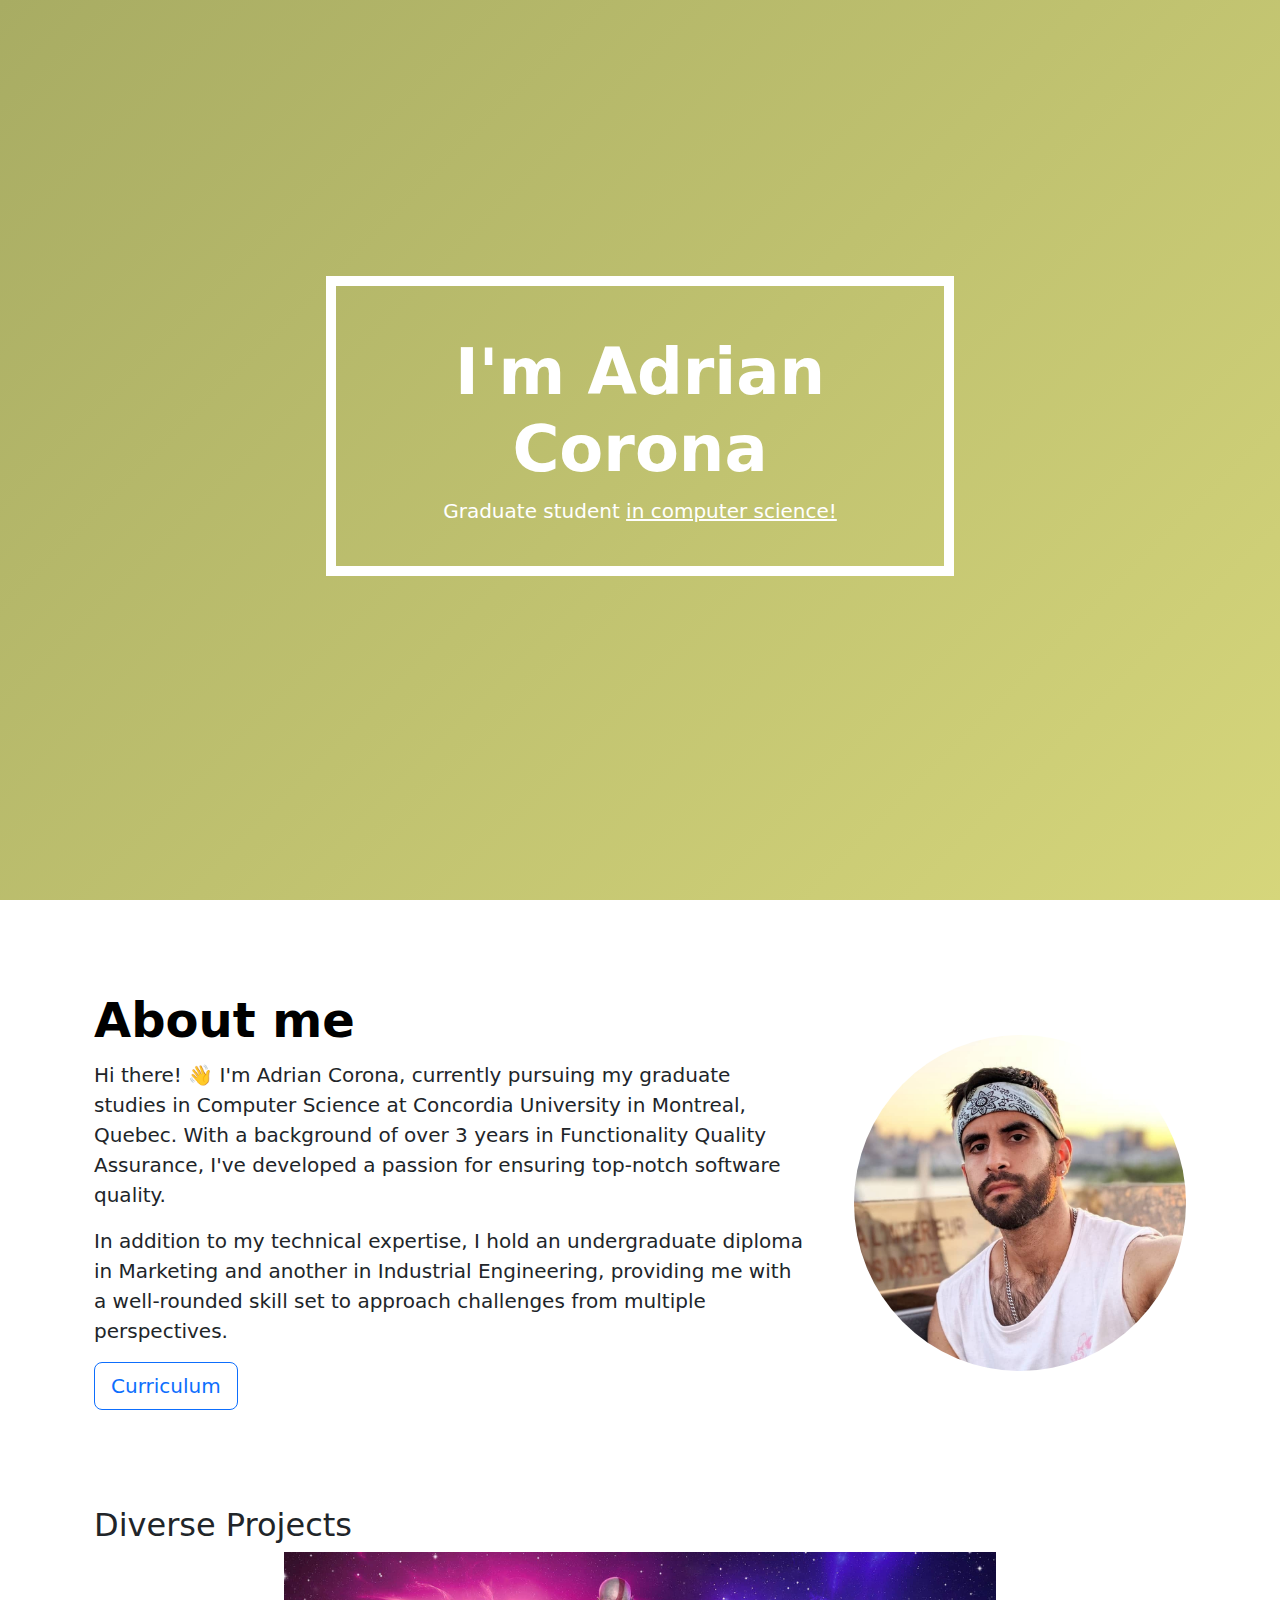
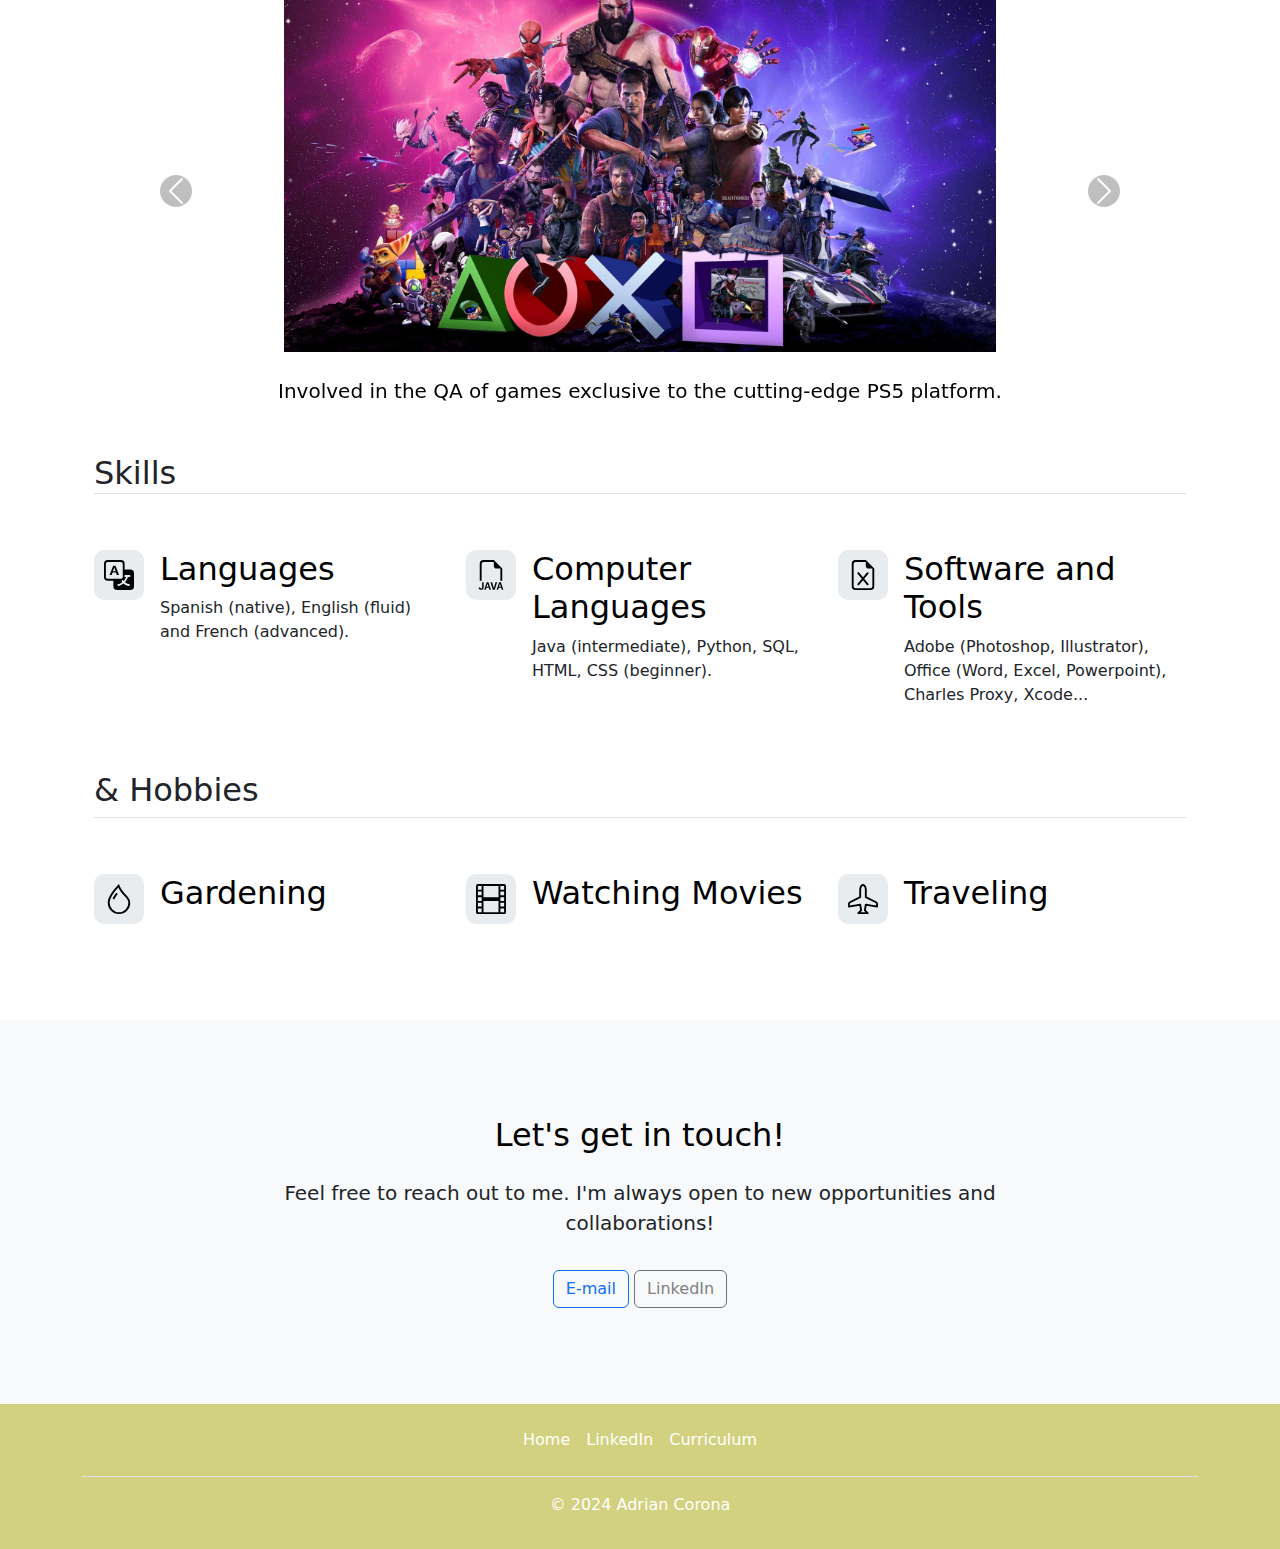
<file: index.html>
<!DOCTYPE html>
<html lang="en">
    <head>
        <meta charset="UTF-8">
        <meta name="viewport" content="width=device-width, initial-scale=1.0">
        <title>Adrian Corona</title>
        <link href="https://cdn.jsdelivr.net/npm/bootstrap@5.3.3/dist/css/bootstrap.min.css" rel="stylesheet" integrity="sha384-QWTKZyjpPEjISv5WaRU9OFeRpok6YctnYmDr5pNlyT2bRjXh0JMhjY6hW+ALEwIH" crossorigin="anonymous">
        <script src="https://cdn.jsdelivr.net/npm/bootstrap@5.3.3/dist/js/bootstrap.bundle.min.js" integrity="sha384-YvpcrYf0tY3lHB60NNkmXc5s9fDVZLESaAA55NDzOxhy9GkcIdslK1eN7N6jIeHz" crossorigin="anonymous"></script>
        <link href="./style.css" rel="stylesheet"/>
    </head>
    <body>
        
        <div class="container-fluid background-gamer d-flex align-items-center">
            <div class="px-4 pt-5 pb-3 my-5 text-center mt-0 my-name mx-auto container col-lg-6">
                <h1 class="display-5 fw-bold hero-name">I'm Adrian Corona</h1>
                <div class="col-lg-12 mx-auto">
                <p class="lead mb-4 mx-auto graduate-student text-center">Graduate student <span class="underline">in computer science!</span></p>
                </div>
            </div>
        </div>

        <div class="container col-xxl-8 px-4 py-5">
            <div class="row flex-lg-row-reverse align-items-center g-5 py-5">
              <div class="col-8 col-sm-8 col-lg-4">
                <img src="./assets/images/ProfilePic.jpg" class="d-block mx-lg-auto img-fluid order-lg-0" alt="Profile Pic" width="400" loading="lazy" style="border-radius: 50%;">
              </div>
              <div class="col-lg-8">
                <h2 class="display-5 fw-bold text-body-emphasis lh-1 mb-3">About me</h2>
                <p class="lead">Hi there! 👋 I'm Adrian Corona, currently pursuing my graduate studies in Computer Science at Concordia University in Montreal, Quebec. With a background of over 3 years in Functionality Quality Assurance, I've developed a passion for ensuring top-notch software quality.</p>
                <p class="lead">In addition to my technical expertise, I hold an undergraduate diploma in Marketing and another in Industrial Engineering, providing me with a well-rounded skill set to approach challenges from multiple perspectives.</p>
                <button type="button" class="btn btn-outline-primary btn-lg"><a href="./public/resume2.html" style="text-decoration: none;">Curriculum</a></button>
            </div>
            </div>
          </div>

          <div class="container px-4 pb-4">
            <h2>Diverse Projects</h2>
          <div id="myCarousel" class="carousel slide mb-8 pb-8" data-bs-ride="carousel">
            <div class="carousel-indicators">
              <button type="button" data-bs-target="#myCarousel" data-bs-slide-to="0" class="" aria-label="Slide 1"></button>
              <button type="button" data-bs-target="#myCarousel" data-bs-slide-to="1" aria-label="Slide 2" class=""></button>
              <button type="button" data-bs-target="#myCarousel" data-bs-slide-to="2" aria-label="Slide 3" class="active" aria-current="true"></button>
            </div>
            <div class="carousel-inner">
              <div class="carousel-item text-center">
                <img src="./assets/images/mobile.jpg" class="img-fluid d-block mx-lg-auto" style= "max-height: 400px;">
                <div class="container">
                  <div class= "text-center pt-4 pb-2">
                    <p class="lead" style="color: black">Contributed in the QA of mobile applications available on both iOS and Android platforms.</p>
                  </div>
                </div>
              </div>
              <div class="carousel-item text-center">
                <img src="./assets/images/Xbox_Game_Pass_Core.png" class="img-fluid d-block mx-lg-auto" style= "max-height: 400px;">
                <div class="container">
                  <div class="text-center pt-4 pb-2">
                    <p class="lead" style="color: black">Collaborated in the QA of games featured in prominent gaming subscription services.</p>
                  </div>
                </div>
              </div>
              <div class="carousel-item active text-center">
                <img src="./assets/images/ps5.jpg" class="img-fluid d-block mx-lg-auto" style= "max-height: 400px;"> 
                <div class="container">
                  <div class=" text-center pt-4 pb-2">
                    <p class="lead" style="color: black">Involved in the QA of games exclusive to the cutting-edge PS5 platform.</p>
                  </div>
                </div>
              </div>
            </div>
            <button class="carousel-control-prev" type="button" data-bs-target="#myCarousel" data-bs-slide="prev">
              <span class="carousel-control-prev-icon" aria-hidden="true" style="color: black;"></span>
              <span class="visually-hidden">Previous</span>
            </button>
            <button class="carousel-control-next" type="button" data-bs-target="#myCarousel" data-bs-slide="next">
              <span class="carousel-control-next-icon" aria-hidden="true"></span>
              <span class="visually-hidden">Next</span>
            </button>
            </div>
            </div>


          <div class="container px-4 pt-0" id="hanging-icons">
            <h2 class="pb-0 border-bottom">Skills</h2>
            <div class="row g-4 py-5 row-cols-1 row-cols-lg-3">
              <div class="col d-flex align-items-start">
                <div class="icon-square text-body-emphasis bg-body-secondary d-inline-flex align-items-center justify-content-center fs-4 flex-shrink-0 me-3" style="height:50px; width: 50px; border-radius: 10px;">
                    <svg xmlns="http://www.w3.org/2000/svg" width="30" height="30" fill="currentColor" class="bi bi-translate" viewBox="0 0 16 16">
                        <path d="M4.545 6.714 4.11 8H3l1.862-5h1.284L8 8H6.833l-.435-1.286zm1.634-.736L5.5 3.956h-.049l-.679 2.022z"/>
                        <path d="M0 2a2 2 0 0 1 2-2h7a2 2 0 0 1 2 2v3h3a2 2 0 0 1 2 2v7a2 2 0 0 1-2 2H7a2 2 0 0 1-2-2v-3H2a2 2 0 0 1-2-2zm2-1a1 1 0 0 0-1 1v7a1 1 0 0 0 1 1h7a1 1 0 0 0 1-1V2a1 1 0 0 0-1-1zm7.138 9.995q.289.451.63.846c-.748.575-1.673 1.001-2.768 1.292.178.217.451.635.555.867 1.125-.359 2.08-.844 2.886-1.494.777.665 1.739 1.165 2.93 1.472.133-.254.414-.673.629-.89-1.125-.253-2.057-.694-2.82-1.284.681-.747 1.222-1.651 1.621-2.757H14V8h-3v1.047h.765c-.318.844-.74 1.546-1.272 2.13a6 6 0 0 1-.415-.492 2 2 0 0 1-.94.31"/>
                      </svg>                </div>
                <div>
                  <h3 class="fs-2 text-body-emphasis">Languages</h3>
                  <p>Spanish (native), English (fluid) and French (advanced).</p>
                </div>
              </div>
              <div class="col d-flex align-items-start">
                <div class="icon-square text-body-emphasis bg-body-secondary d-inline-flex align-items-center justify-content-center fs-4 flex-shrink-0 me-3" style="height:50px; width: 50px; border-radius: 10px;">
                    <svg xmlns="http://www.w3.org/2000/svg" width="30" height="30" fill="currentColor" class="bi bi-filetype-java" viewBox="0 0 16 16">
                        <path fill-rule="evenodd" d="M14 4.5V11h-1V4.5h-2A1.5 1.5 0 0 1 9.5 3V1H4a1 1 0 0 0-1 1v9H2V2a2 2 0 0 1 2-2h5.5zM1.521 15.175a1.3 1.3 0 0 1-.082-.466h.765a.6.6 0 0 0 .073.27.5.5 0 0 0 .454.246q.285 0 .422-.164.138-.165.138-.466V11.85h.79v2.725q0 .66-.357 1.005-.354.345-.984.345a1.6 1.6 0 0 1-.568-.094 1.1 1.1 0 0 1-.408-.266 1.1 1.1 0 0 1-.243-.39m3.972-.354-.314 1.028h-.8l1.342-3.999h.926l1.336 3.999h-.84l-.314-1.028zm1.178-.59-.49-1.616h-.035l-.49 1.617zm2.342 1.618h.952l1.327-3.999h-.878l-.888 3.138h-.038L8.59 11.85h-.917zm3.087-1.028-.314 1.028h-.8l1.342-3.999h.926l1.336 3.999h-.84l-.314-1.028zm1.178-.59-.49-1.616h-.035l-.49 1.617z"/>
                    </svg>
                </div>
                <div>
                  <h3 class="fs-2 text-body-emphasis">Computer Languages</h3>
                  <p>Java (intermediate), Python, SQL, HTML, CSS (beginner).</p>
                </div>
              </div>
              <div class="col d-flex align-items-start">
                <div class="icon-square text-body-emphasis bg-body-secondary d-inline-flex align-items-center justify-content-center fs-4 flex-shrink-0 me-3" style="height:50px; width: 50px; border-radius: 10px;">
                    <svg xmlns="http://www.w3.org/2000/svg" width="30" height="30" fill="currentColor" class="bi bi-file-earmark-excel" viewBox="0 0 16 16">
                        <path d="M5.884 6.68a.5.5 0 1 0-.768.64L7.349 10l-2.233 2.68a.5.5 0 0 0 .768.64L8 10.781l2.116 2.54a.5.5 0 0 0 .768-.641L8.651 10l2.233-2.68a.5.5 0 0 0-.768-.64L8 9.219l-2.116-2.54z"/>
                        <path d="M14 14V4.5L9.5 0H4a2 2 0 0 0-2 2v12a2 2 0 0 0 2 2h8a2 2 0 0 0 2-2M9.5 3A1.5 1.5 0 0 0 11 4.5h2V14a1 1 0 0 1-1 1H4a1 1 0 0 1-1-1V2a1 1 0 0 1 1-1h5.5z"/>
                     </svg>
                </div>
                <div>
                  <h3 class="fs-2 text-body-emphasis">Software and Tools</h3>
                  <p>Adobe (Photoshop, Illustrator), Office (Word, Excel, Powerpoint), Charles Proxy, Xcode...</p>
                </div>
              </div>
            </div>
          </div>

          <div class="container px-4 pb-5" id="hanging-icons">
            <h2 class="pb-2 border-bottom">& Hobbies</h2>
            <div class="row g-4 py-5 row-cols-1 row-cols-lg-3">
              <div class="col d-flex align-items-start">
                <div class="icon-square text-body-emphasis bg-body-secondary d-inline-flex align-items-center justify-content-center fs-4 flex-shrink-0 me-3" style="height:50px; width: 50px; border-radius: 10px;">
                    <svg xmlns="http://www.w3.org/2000/svg" width="30" height="30" fill="currentColor" class="bi bi-droplet" viewBox="0 0 16 16">
                        <path fill-rule="evenodd" d="M7.21.8C7.69.295 8 0 8 0q.164.544.371 1.038c.812 1.946 2.073 3.35 3.197 4.6C12.878 7.096 14 8.345 14 10a6 6 0 0 1-12 0C2 6.668 5.58 2.517 7.21.8m.413 1.021A31 31 0 0 0 5.794 3.99c-.726.95-1.436 2.008-1.96 3.07C3.304 8.133 3 9.138 3 10a5 5 0 0 0 10 0c0-1.201-.796-2.157-2.181-3.7l-.03-.032C9.75 5.11 8.5 3.72 7.623 1.82z"/>
                        <path fill-rule="evenodd" d="M4.553 7.776c.82-1.641 1.717-2.753 2.093-3.13l.708.708c-.29.29-1.128 1.311-1.907 2.87z"/>
                      </svg>                </div>
                <div>
                  <h3 class="fs-2 text-body-emphasis">Gardening</h3>
                </div>
              </div>
              <div class="col d-flex align-items-start">
                <div class="icon-square text-body-emphasis bg-body-secondary d-inline-flex align-items-center justify-content-center fs-4 flex-shrink-0 me-3" style="height:50px; width: 50px; border-radius: 10px;">
                    <svg xmlns="http://www.w3.org/2000/svg" width="30" height="30" fill="currentColor" class="bi bi-film" viewBox="0 0 16 16">
                        <path d="M0 1a1 1 0 0 1 1-1h14a1 1 0 0 1 1 1v14a1 1 0 0 1-1 1H1a1 1 0 0 1-1-1zm4 0v6h8V1zm8 8H4v6h8zM1 1v2h2V1zm2 3H1v2h2zM1 7v2h2V7zm2 3H1v2h2zm-2 3v2h2v-2zM15 1h-2v2h2zm-2 3v2h2V4zm2 3h-2v2h2zm-2 3v2h2v-2zm2 3h-2v2h2z"/>
                      </svg>                </div>
                <div>
                  <h3 class="fs-2 text-body-emphasis">Watching Movies</h3>
                </div>
              </div>
              <div class="col d-flex align-items-start">
                <div class="icon-square text-body-emphasis bg-body-secondary d-inline-flex align-items-center justify-content-center fs-4 flex-shrink-0 me-3" style="height:50px; width: 50px; border-radius: 10px;">
                    <svg xmlns="http://www.w3.org/2000/svg" width="30" height="30" fill="currentColor" class="bi bi-airplane" viewBox="0 0 16 16">
                        <path d="M6.428 1.151C6.708.591 7.213 0 8 0s1.292.592 1.572 1.151C9.861 1.73 10 2.431 10 3v3.691l5.17 2.585a1.5 1.5 0 0 1 .83 1.342V12a.5.5 0 0 1-.582.493l-5.507-.918-.375 2.253 1.318 1.318A.5.5 0 0 1 10.5 16h-5a.5.5 0 0 1-.354-.854l1.319-1.318-.376-2.253-5.507.918A.5.5 0 0 1 0 12v-1.382a1.5 1.5 0 0 1 .83-1.342L6 6.691V3c0-.568.14-1.271.428-1.849m.894.448C7.111 2.02 7 2.569 7 3v4a.5.5 0 0 1-.276.447l-5.448 2.724a.5.5 0 0 0-.276.447v.792l5.418-.903a.5.5 0 0 1 .575.41l.5 3a.5.5 0 0 1-.14.437L6.708 15h2.586l-.647-.646a.5.5 0 0 1-.14-.436l.5-3a.5.5 0 0 1 .576-.411L15 11.41v-.792a.5.5 0 0 0-.276-.447L9.276 7.447A.5.5 0 0 1 9 7V3c0-.432-.11-.979-.322-1.401C8.458 1.159 8.213 1 8 1s-.458.158-.678.599"/>
                      </svg>                </div>
                <div>
                  <h3 class="fs-2 text-body-emphasis">Traveling</h3>
                </div>
              </div>
            </div>
          </div>

          <div>
            <div class="p-5 text-center bg-body-tertiary">
              <div class="container py-5">
                <h2 class="text-body-emphasis">Let's get in touch!</h2>
                <p class="col-lg-8 mx-auto lead p-3">
                    Feel free to reach out to me. I'm always open to new opportunities and collaborations!</p>
                <button type="button" class="btn btn-outline-primary"><a href="mailto:adrian.corona.itesm@gmail.com" style="text-decoration: none;">E-mail</a></button>
                <button type="button" class="btn btn-outline-secondary"><a href="https://www.linkedin.com/in/adrian-corona-garcia-a8489756/" style="text-decoration: none; color:gray">LinkedIn</a></button>
              </div>
            </div>
          </div>

    </body>
    <footer class="footer">
        <div class="container">
            <footer class="py-3 my-0">
              <ul class="nav justify-content-center border-bottom pb-3 mb-3">
                <li class="nav-item"><a href="#" class="nav-link px-2" style="color: white;">Home</a></li>
                <li class="nav-item"><a href="https://www.linkedin.com/in/adrian-corona-garcia-a8489756/" class="nav-link px-2" style="color: white;">LinkedIn</a></li>
                <li class="nav-item"><a href="./public/resume2.html" class="nav-link px-2" style="color: white;">Curriculum</a></li>
              </ul>
              <p class="text-center" style="color: white;">© 2024 Adrian Corona</p>
            </footer>
          </div>
    </footer>
</html>
</file>
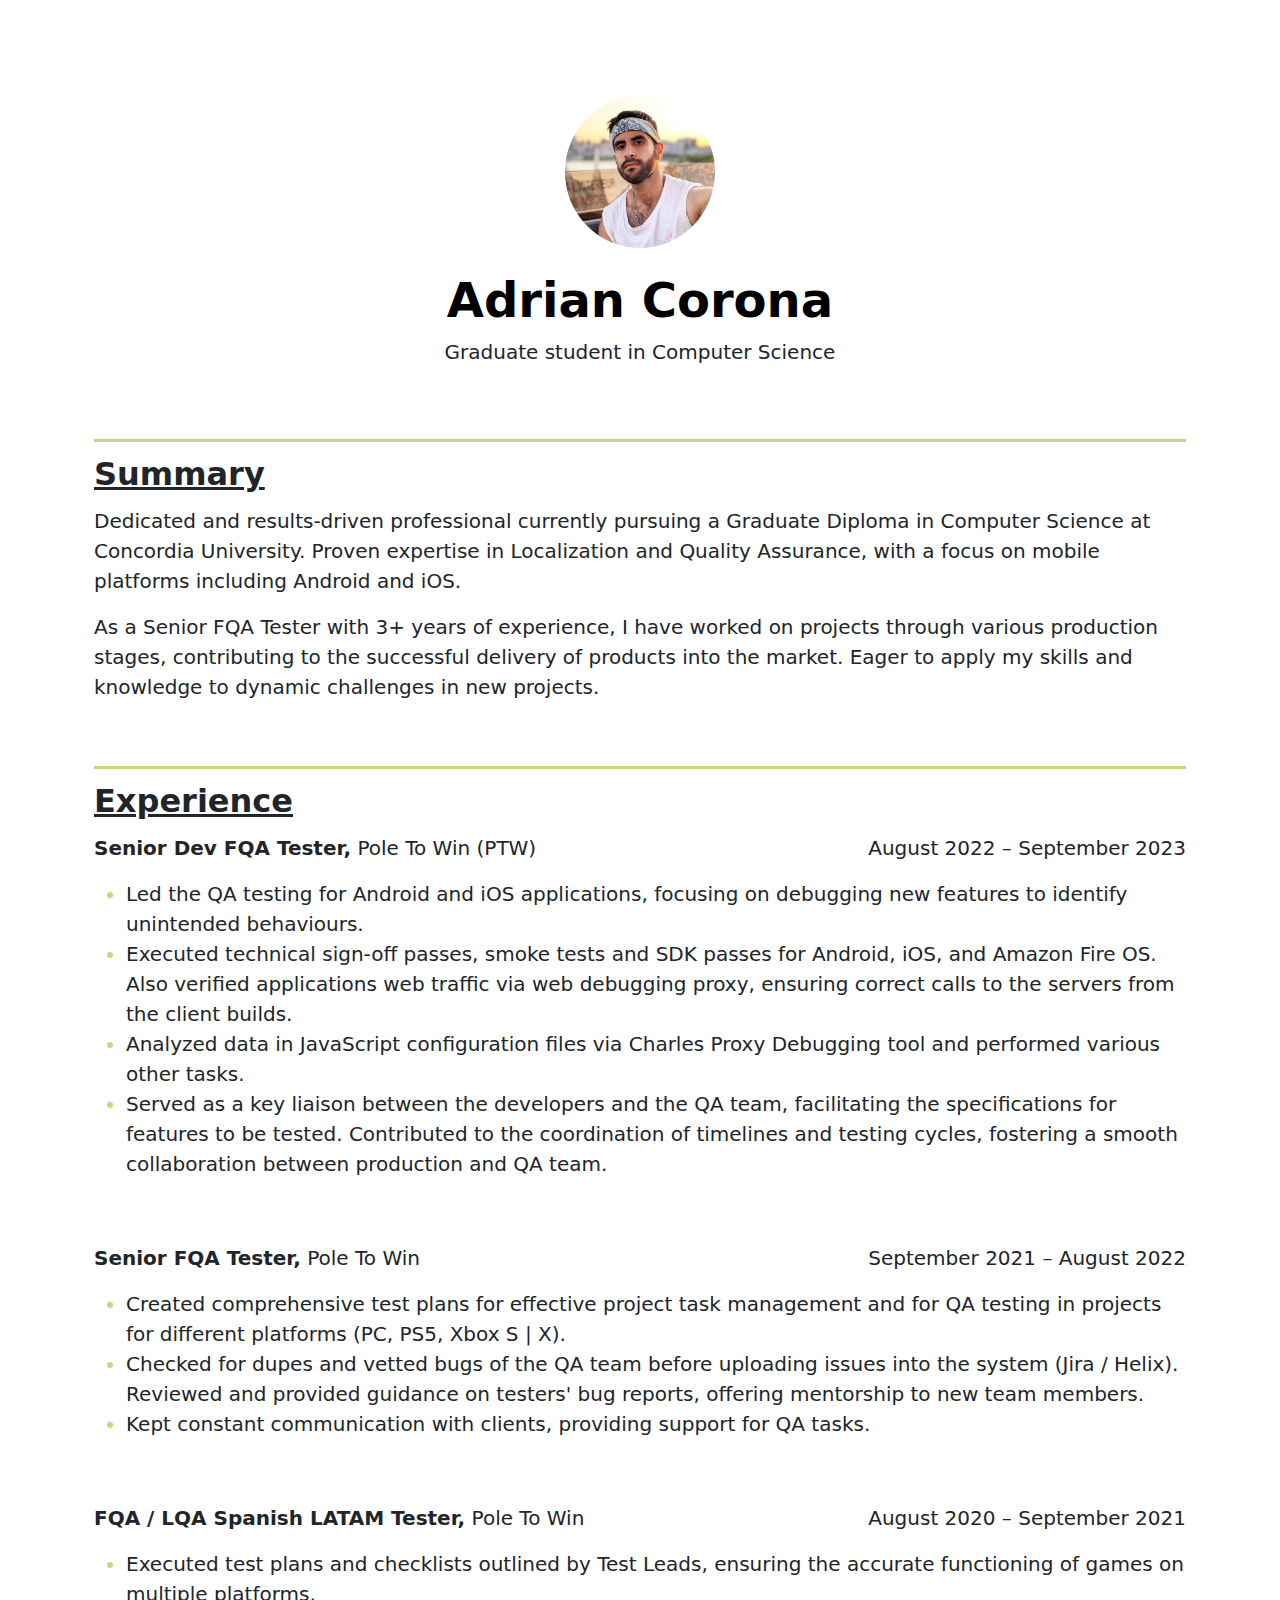
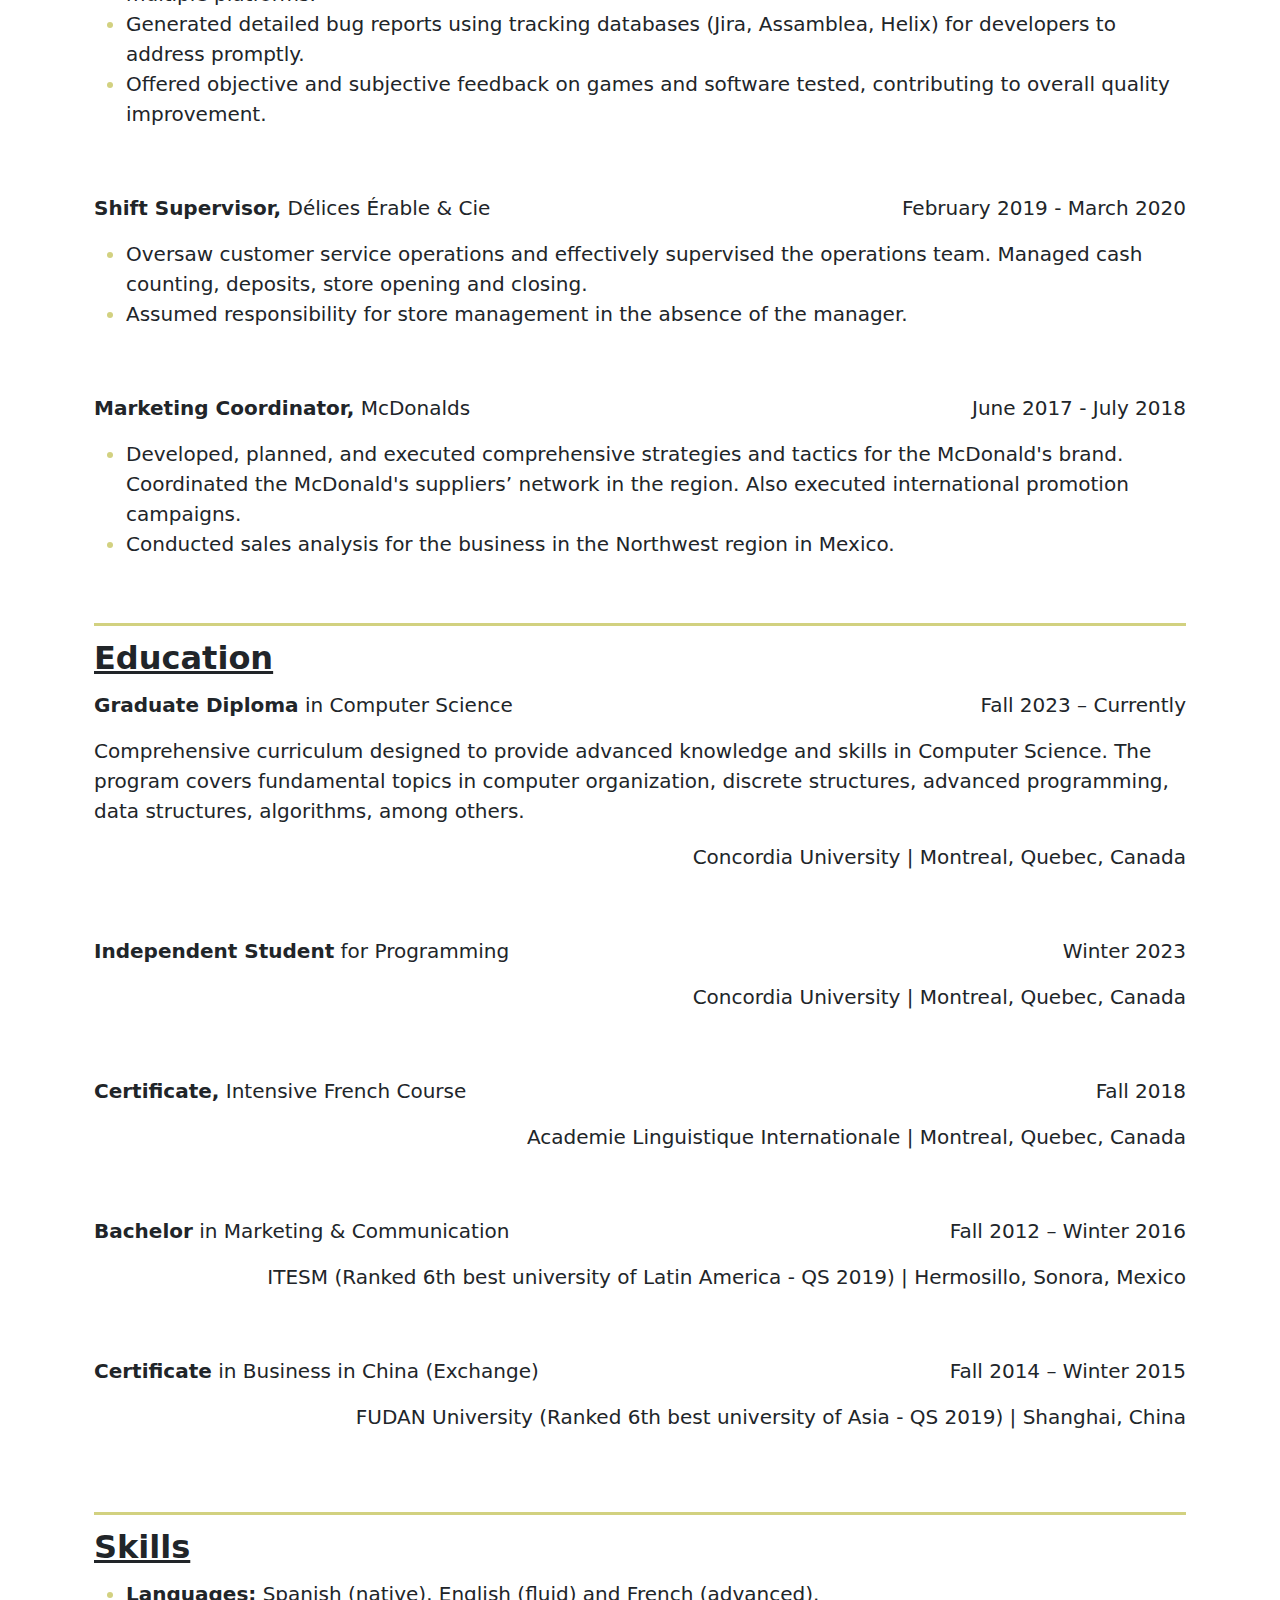
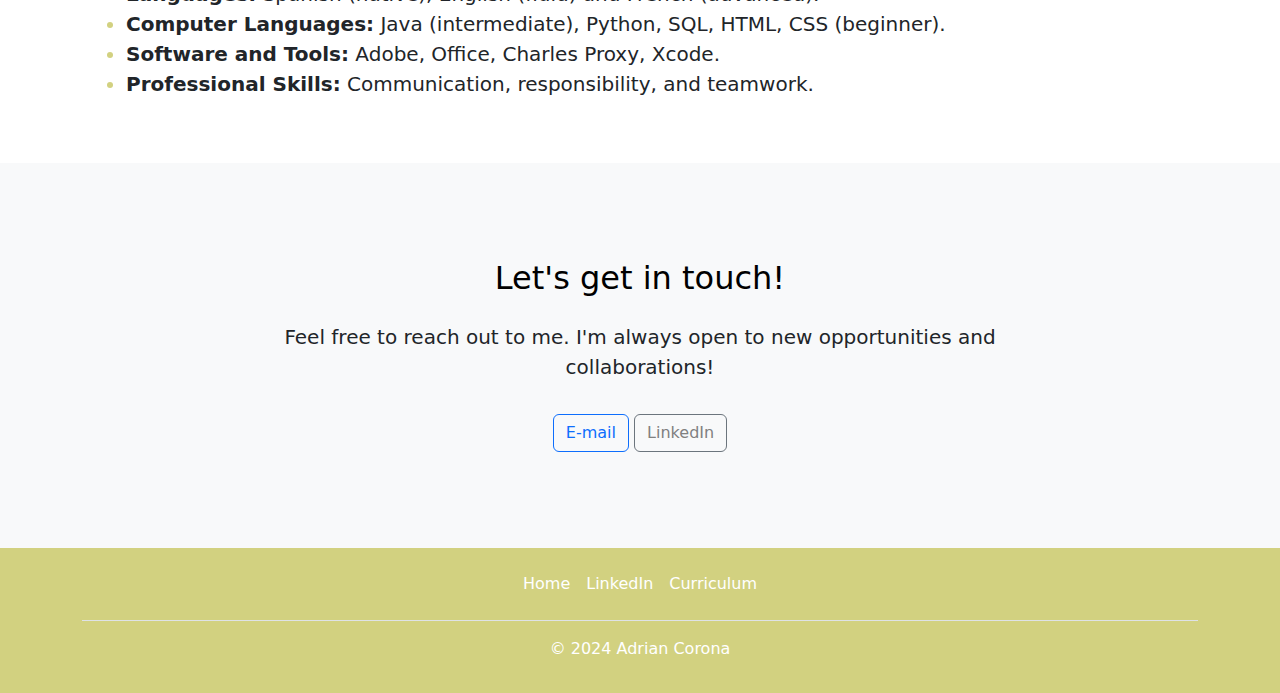
<file: public/resume2.html>
<html lang="en">
    <head>
        <meta charset="UTF-8">
        <meta name="viewport" content="width=device-width, initial-scale=1.0">
        <title>My Resume</title>
        <link href="https://cdn.jsdelivr.net/npm/bootstrap@5.3.3/dist/css/bootstrap.min.css" rel="stylesheet" integrity="sha384-QWTKZyjpPEjISv5WaRU9OFeRpok6YctnYmDr5pNlyT2bRjXh0JMhjY6hW+ALEwIH" crossorigin="anonymous">
        <script src="https://cdn.jsdelivr.net/npm/bootstrap@5.3.3/dist/js/bootstrap.bundle.min.js" integrity="sha384-YvpcrYf0tY3lHB60NNkmXc5s9fDVZLESaAA55NDzOxhy9GkcIdslK1eN7N6jIeHz" crossorigin="anonymous"></script>
        <link href="../style.css" rel="stylesheet"/>
        <link rel="preconnect" href="https://fonts.googleapis.com">
        <link rel="preconnect" href="https://fonts.gstatic.com" crossorigin>
        <link href="https://fonts.googleapis.com/css2?family=Architects+Daughter&family=Roboto:ital,wght@0,100;0,300;0,400;0,500;0,700;0,900;1,100;1,300;1,400;1,500;1,700;1,900&display=swap" rel="stylesheet">
    </head>
<body>
    <div class="px-4 py-5 mt-5 text-center name">
        <img class="d-block mx-auto mb-4" src="../assets/images/ProfilePic.jpg" alt="profile picture" width="150" style="border-radius: 50%;">
        <h1 class="display-5 fw-bold text-body-emphasis">Adrian Corona</h1>
        <div class="col-lg-6 mx-auto">
            <p class="lead mb-4">Graduate student in Computer Science</p>
            <div class="d-grid gap-2 d-sm-flex justify-content-sm-center">
            </div>
        </div>
    </div>
    

    <div class="container col-xxl-8 px-4 pb-5 summary">
        <div class="row flex-lg-row-reverse align-items-center g-5 pb-0">
          <div class="col-12">
            <div class = "separator mb-3"></div>
            <h2 class="fw-bold text-body-emphas lh-1 mb-3 underline">Summary</h2>
            <p class="lead">Dedicated and results-driven professional currently pursuing a Graduate Diploma
                in Computer Science at Concordia University. Proven expertise in Localization and
                Quality Assurance, with a focus on mobile platforms including Android and iOS.
            </p>
            <p class="lead">As a Senior FQA Tester with 3+ years of experience, I have worked on projects
                through various production stages, contributing to the successful delivery of
                products into the market. Eager to apply my skills and knowledge to dynamic
                challenges in new projects.
            </p>
          </div>
        </div>        
    </div>

    <div class="container col-xxl-8 px-4 pb-5 experience">
        <div class="row flex-lg-row-reverse align-items-center g-5">
            <div class="col-12">
                <div class = "separator mb-3"></div>
                <h2 class="fw-bold text-body-emphas lh-1 mb-3 underline">Experience</h2>
    
                <div class="row row-cols-1 row-cols-lg-2">
                    <div class="col text-start">
                        <p class="lead"><span style="font-weight: 600;">Senior Dev FQA Tester,</span> <span class="text-start">Pole To Win (PTW)</span></p>
                    </div>
    
                    <div class="col text-end">
                        <p class="lead">August 2022 – September 2023</p>
                    </div>
                </div>
                <ul>
                    <li class="lead">Led the QA testing for Android and iOS applications, focusing on debugging
                        new features to identify unintended behaviours.</li>
                    <li class="lead">Executed technical sign-off passes, smoke tests and SDK passes for Android,
                        iOS, and Amazon Fire OS. Also verified applications web traffic via web
                        debugging proxy, ensuring correct calls to the servers from the client builds.</li>
                    <li class="lead">Analyzed data in JavaScript configuration files via Charles Proxy Debugging
                        tool and performed various other tasks.</li>
                    <li class="lead">Served as a key liaison between the developers and the QA team, facilitating
                        the specifications for features to be tested. Contributed to the coordination
                        of timelines and testing cycles, fostering a smooth collaboration between
                        production and QA team.</li>
                </ul>
            </div>

            <div class="col-12">    
                <div class="row row-cols-1 row-cols-lg-2">
                    <div class="col text-start">
                        <p class="lead"><span style="font-weight: 600;">Senior FQA Tester,</span> <span class="text-start">Pole To Win</span></p>
                    </div>
    
                    <div class="col text-end">
                        <p class="lead">September 2021 – August 2022</p>
                    </div>
                </div>
                <ul>
                    <li class="lead">Created comprehensive test plans for effective project task management
                        and for QA testing in projects for different platforms (PC, PS5, Xbox S | X).</li>
                    <li class="lead">Checked for dupes and vetted bugs of the QA team before uploading issues
                        into the system (Jira / Helix). Reviewed and provided guidance on testers'
                        bug reports, offering mentorship to new team members.</li>
                    <li class="lead">Kept constant communication with clients, providing support for QA tasks.</li>
                </ul>            
            </div>

            <div class="col-12">    
                <div class="row row-cols-1 row-cols-lg-2">
                    <div class="col text-start">
                        <p class="lead"><span style="font-weight: 600;">FQA / LQA Spanish LATAM Tester,</span> <span class="text-start">Pole To Win</span></p>
                    </div>
    
                    <div class="col text-end">
                        <p class="lead">August 2020 – September 2021</p>
                    </div>
                </div>
                <ul>
                    <li class="lead">Executed test plans and checklists outlined by Test Leads, ensuring the
                        accurate functioning of games on multiple platforms.</li>
                    <li class="lead">Generated detailed bug reports using tracking databases (Jira, Assamblea,
                        Helix) for developers to address promptly.</li>
                    <li class="lead">Offered objective and subjective feedback on games and software tested,
                        contributing to overall quality improvement.</li>
                </ul>
            </div>

            <div class="col-12">    
                <div class="row row-cols-1 row-cols-lg-2">
                    <div class="col text-start">
                        <p class="lead"><span style="font-weight: 600;">Shift Supervisor,</span> <span class="text-start">Délices Érable & Cie</span></p>
                    </div>
    
                    <div class="col text-end">
                        <p class="lead">February 2019 - March 2020</p>
                    </div>
                </div>
                <ul>
                    <li class="lead">Oversaw customer service operations and effectively supervised the
                        operations team. Managed cash counting, deposits, store opening and
                        closing.</li>
                    <li class="lead">Assumed responsibility for store management in the absence of the
                        manager.</li>
                </ul>
            </div>

            <div class="col-12">    
                <div class="row row-cols-1 row-cols-lg-2">
                    <div class="col text-start">
                        <p class="lead"><span style="font-weight: 600;">Marketing Coordinator,</span> <span class="text-start">McDonalds</span></p>
                    </div>
    
                    <div class="col text-end">
                        <p class="lead">June 2017 - July 2018</p>
                    </div>
                </div>
                <ul>
                    <li class="lead">Developed, planned, and executed comprehensive strategies and tactics for
                        the McDonald's brand. Coordinated the McDonald's suppliers’ network in
                        the region. Also executed international promotion campaigns.</li>
                    <li class="lead">Conducted sales analysis for the business in the Northwest region in Mexico.</li>
                </ul>
            </div>
        </div>
    </div>


    <div class="container col-xxl-8 px-4 pb-3 education">
        <div class="row flex-lg-row-reverse align-items-center g-5 pb-5">
            <div class="col-12">
                <div class = "separator mb-3"></div>
                <h2 class="fw-bold text-body-emphas lh-1 mb-3 underline">Education</h2>
    
                <div class="row row-cols-1 row-cols-lg-2">
                    <div class="col text-start">
                        <p class="lead"><span style="font-weight: 600;">Graduate Diploma</span> <span class="text-start"> in Computer Science</span></p>
                    </div>
    
                    <div class="col text-end">
                        <p class="lead">Fall 2023 – Currently</p>
                    </div>
                </div>
                <p class="lead">Comprehensive curriculum designed to provide advanced knowledge and skills in
                    Computer Science. The program covers fundamental topics in computer
                    organization, discrete structures, advanced programming, data structures,
                    algorithms, among others.
                </p>
                <div class="col text-end">
                    <p class="lead"><span>Concordia University</span> | Montreal, Quebec, Canada</p>
                </div>
            </div>

            <div class="col-12">    
                <div class="row row-cols-1 row-cols-lg-2">
                    <div class="col text-start">
                        <p class="lead"><span style="font-weight: 600;">Independent Student</span> <span class="text-start"> for Programming</span></p>
                    </div>
    
                    <div class="col text-end">
                        <p class="lead">Winter 2023</p>
                    </div>
                </div>
                <div class="col text-end">
                    <p class="lead"><span>Concordia University</span> | Montreal, Quebec, Canada</p>
                </div>          
            </div>


            <div class="col-12">    
                <div class="row row-cols-1 row-cols-lg-2">
                    <div class="col text-start">
                        <p class="lead"><span style="font-weight: 600;">Certificate,</span> <span class="text-start">Intensive French Course</span></p>
                    </div>
    
                    <div class="col text-end">
                        <p class="lead">Fall 2018</p>
                    </div>
                </div>
                <div class="col text-end">
                    <p class="lead"><span>Academie Linguistique Internationale</span> | Montreal, Quebec, Canada</p>
                </div>  
            </div>

            <div class="col-12">    
                <div class="row row-cols-1 row-cols-lg-2">
                    <div class="col text-start">
                        <p class="lead"><span style="font-weight: 600;">Bachelor</span> <span class="text-start"> in Marketing & Communication</span></p>
                    </div>
    
                    <div class="col text-end">
                        <p class="lead">Fall 2012 – Winter 2016</p>
                    </div>
                </div>
                <div class="col text-end">
                    <p class="lead"><span>ITESM</span> (Ranked 6th best university of Latin America - QS 2019) | Hermosillo, Sonora, Mexico</p>
                </div>  
            </div>

            <div class="col-12 pb-0 mb-0">    
                <div class="row row-cols-1 row-cols-lg-2 mb-0 pb-0">
                    <div class="col text-start">
                        <p class="lead"><span style="font-weight: 600;">Certificate</span> <span class="text-start"> in Business in China (Exchange)</span></p>
                    </div>
    
                    <div class="col text-end pb-0">
                        <p class="lead">Fall 2014 – Winter 2015</p>
                    </div>
                </div>
                <div class="col text-end pb-0 m-0">
                    <p class="lead"><span>FUDAN University</span> (Ranked 6th best university of Asia - QS 2019) | Shanghai, China</p>
                </div>
            </div>
        </div>
    </div>


    <div class="container col-xxl-8 px-4 pb-5 skills">
        <div class="row flex-lg-row-reverse align-items-center g-5">
            <div class="col-12">
                <div class = "separator mb-3"></div>
                <h2 class="fw-bold text-body-emphas lh-1 mb-3 underline">Skills</h2>
                <ul>
                    <li class="lead"><span style="font-weight: 600;">Languages:</span> Spanish (native), English (fluid) and French (advanced).</li>
                    <li class="lead"><span style="font-weight: 600;">Computer Languages:</span> Java (intermediate), Python, SQL, HTML, CSS (beginner).</li>
                    <li class="lead"><span style="font-weight: 600;">Software and Tools:</span> Adobe, Office, Charles Proxy, Xcode.</li>
                    <li class="lead"><span style="font-weight: 600;">Professional Skills:</span> Communication, responsibility, and teamwork.</li>
                </ul>
            </div>
        </div>
    </div>


    <div>
        <div class="p-5 text-center bg-body-tertiary">
          <div class="container py-5">
            <h2 class="text-body-emphasis">Let's get in touch!</h2>
            <p class="col-lg-8 mx-auto lead p-3">
                Feel free to reach out to me. I'm always open to new opportunities and collaborations!</p>
            <button type="button" class="btn btn-outline-primary"><a href="mailto:adrian.corona.itesm@gmail.com" style="text-decoration: none;">E-mail</a></button>
            <button type="button" class="btn btn-outline-secondary"><a href="https://www.linkedin.com/in/adrian-corona-garcia-a8489756/" style="text-decoration: none; color:gray">LinkedIn</a></button>
          </div>
        </div>
      </div>

    
</body>

<footer class="footer">
    <div class="container">
        <footer class="py-3 my-0">
          <ul class="nav justify-content-center border-bottom pb-3 mb-3">
            <li class="nav-item"><a href="../index.html" class="nav-link px-2" style="color: white;">Home</a></li>
            <li class="nav-item"><a href="https://www.linkedin.com/in/adrian-corona-garcia-a8489756/" class="nav-link px-2" style="color: white;">LinkedIn</a></li>
            <li class="nav-item"><a href="../public/resume2.html" class="nav-link px-2" style="color: white;">Curriculum</a></li>
          </ul>
          <p class="text-center" style="color: white;">© 2024 Adrian Corona</p>
        </footer>
      </div>
</footer>
</html>
</file>
<file: style.css>
.underline {
    text-decoration: underline;
}

.background-gamer {
    background: linear-gradient(-45deg, #B2B377, #D2D180, #e5e483, #a8ac63);
	background-size: 400% 400%;
	animation: gradient 15s ease infinite;
	height: 100vh;
}

@keyframes gradient {
	0% {
		background-position: 0% 50%;
	}
	50% {
		background-position: 100% 50%;
	}
	100% {
		background-position: 0% 50%;
	}
}

/* Customize carousel control icons */
.carousel-control-prev-icon,
.carousel-control-next-icon {
  background-color: gray;
  border-radius: 50%;
}


.hero-name {
    color: 
    #ffffff;
    font-size: 4rem!important;
}

.graduate-student {
    color:#ffffff;
}

.my-name {
    border: 10px solid #ffffff;

}

.footer {
    background-color: #D2D180;
}

.resume {
    color: #404040;
}

ul li::marker {
    color: #D2D180;
}

.separator {
    height: 3px; 
    background-color:#D2D180
}
</file>
